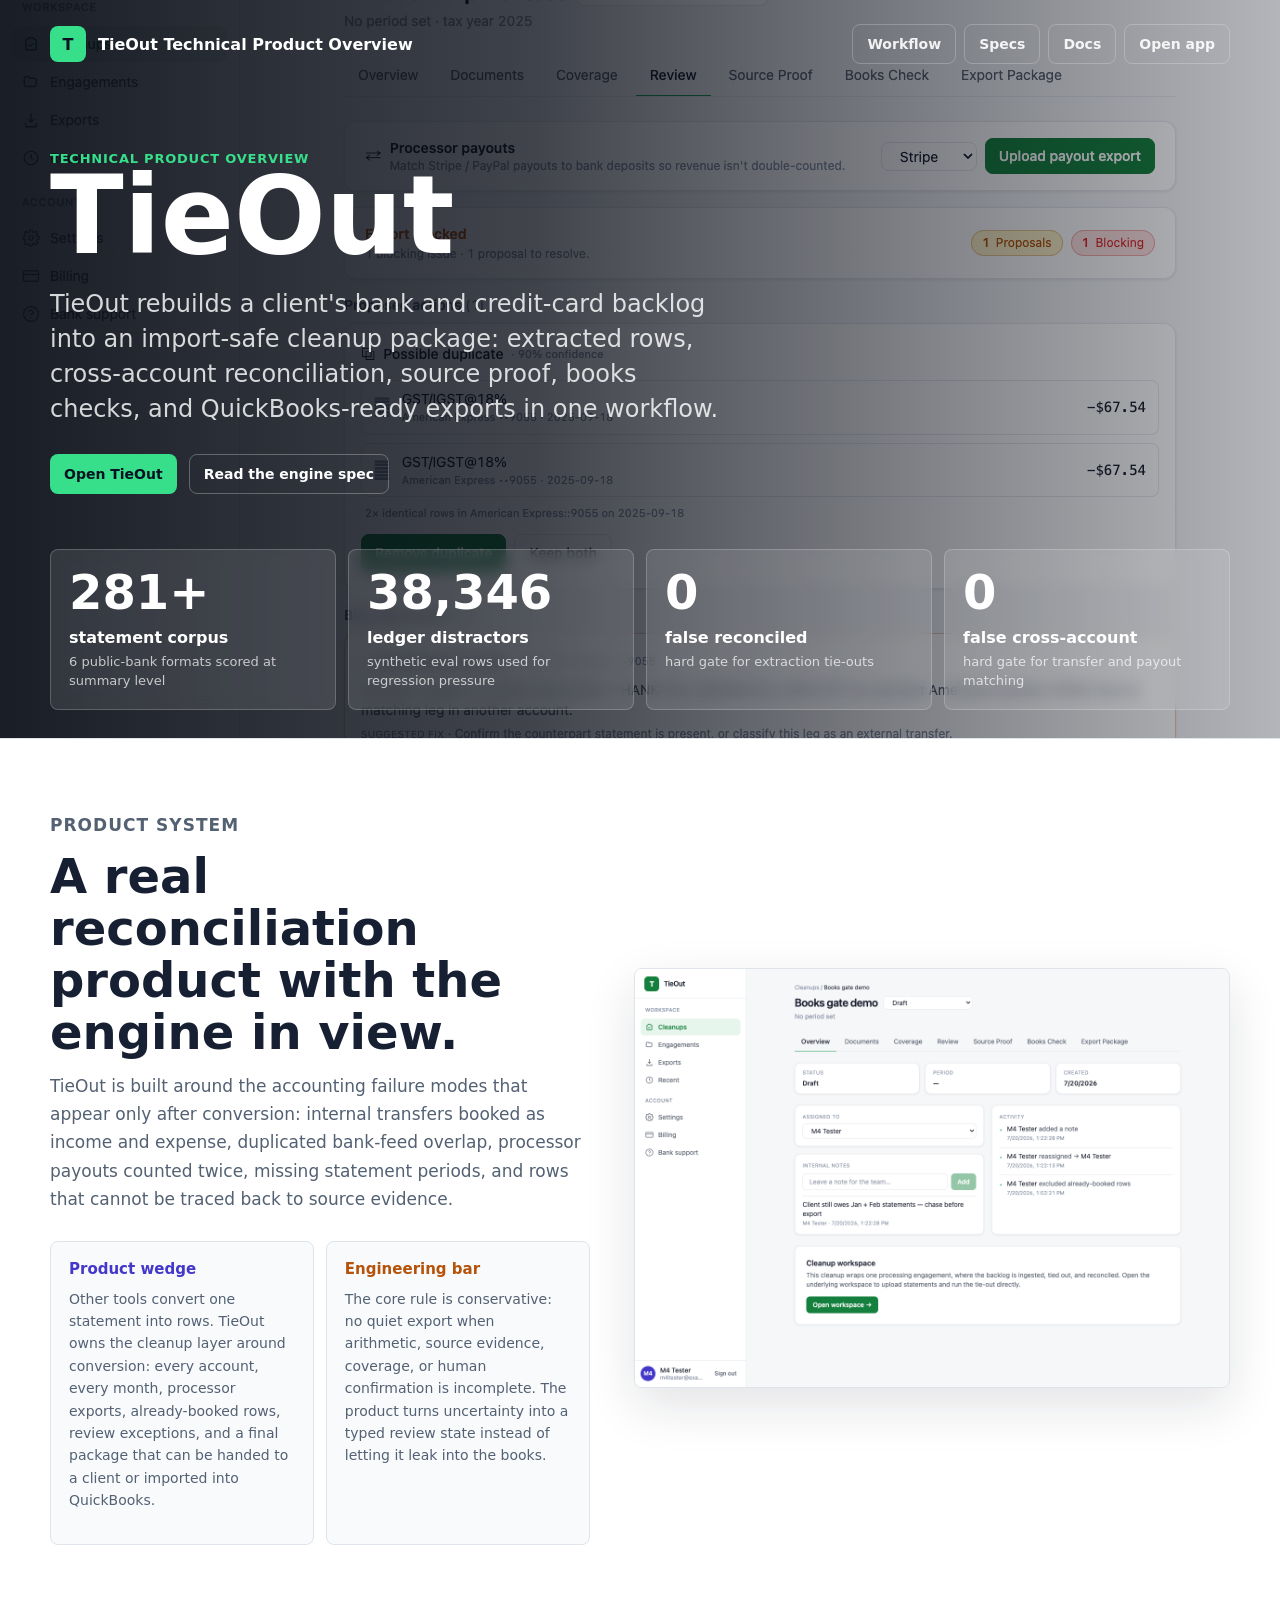
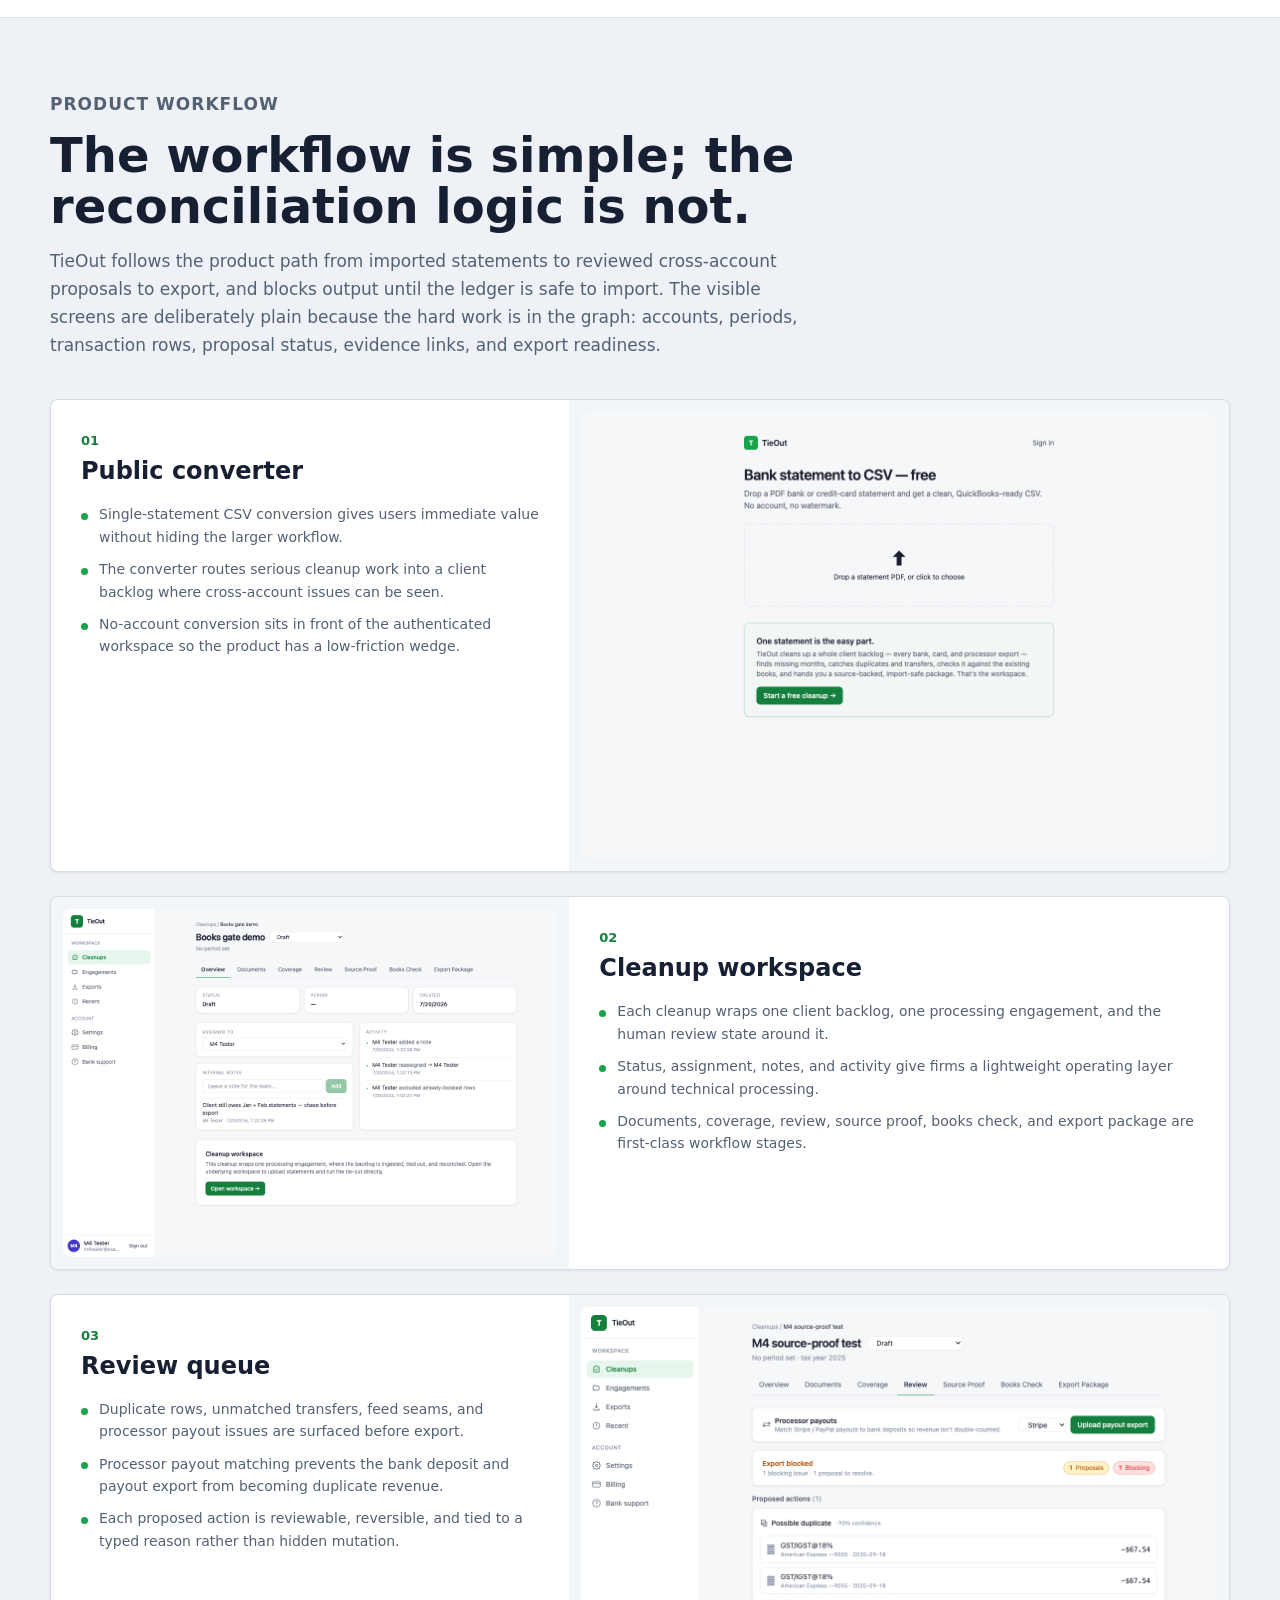
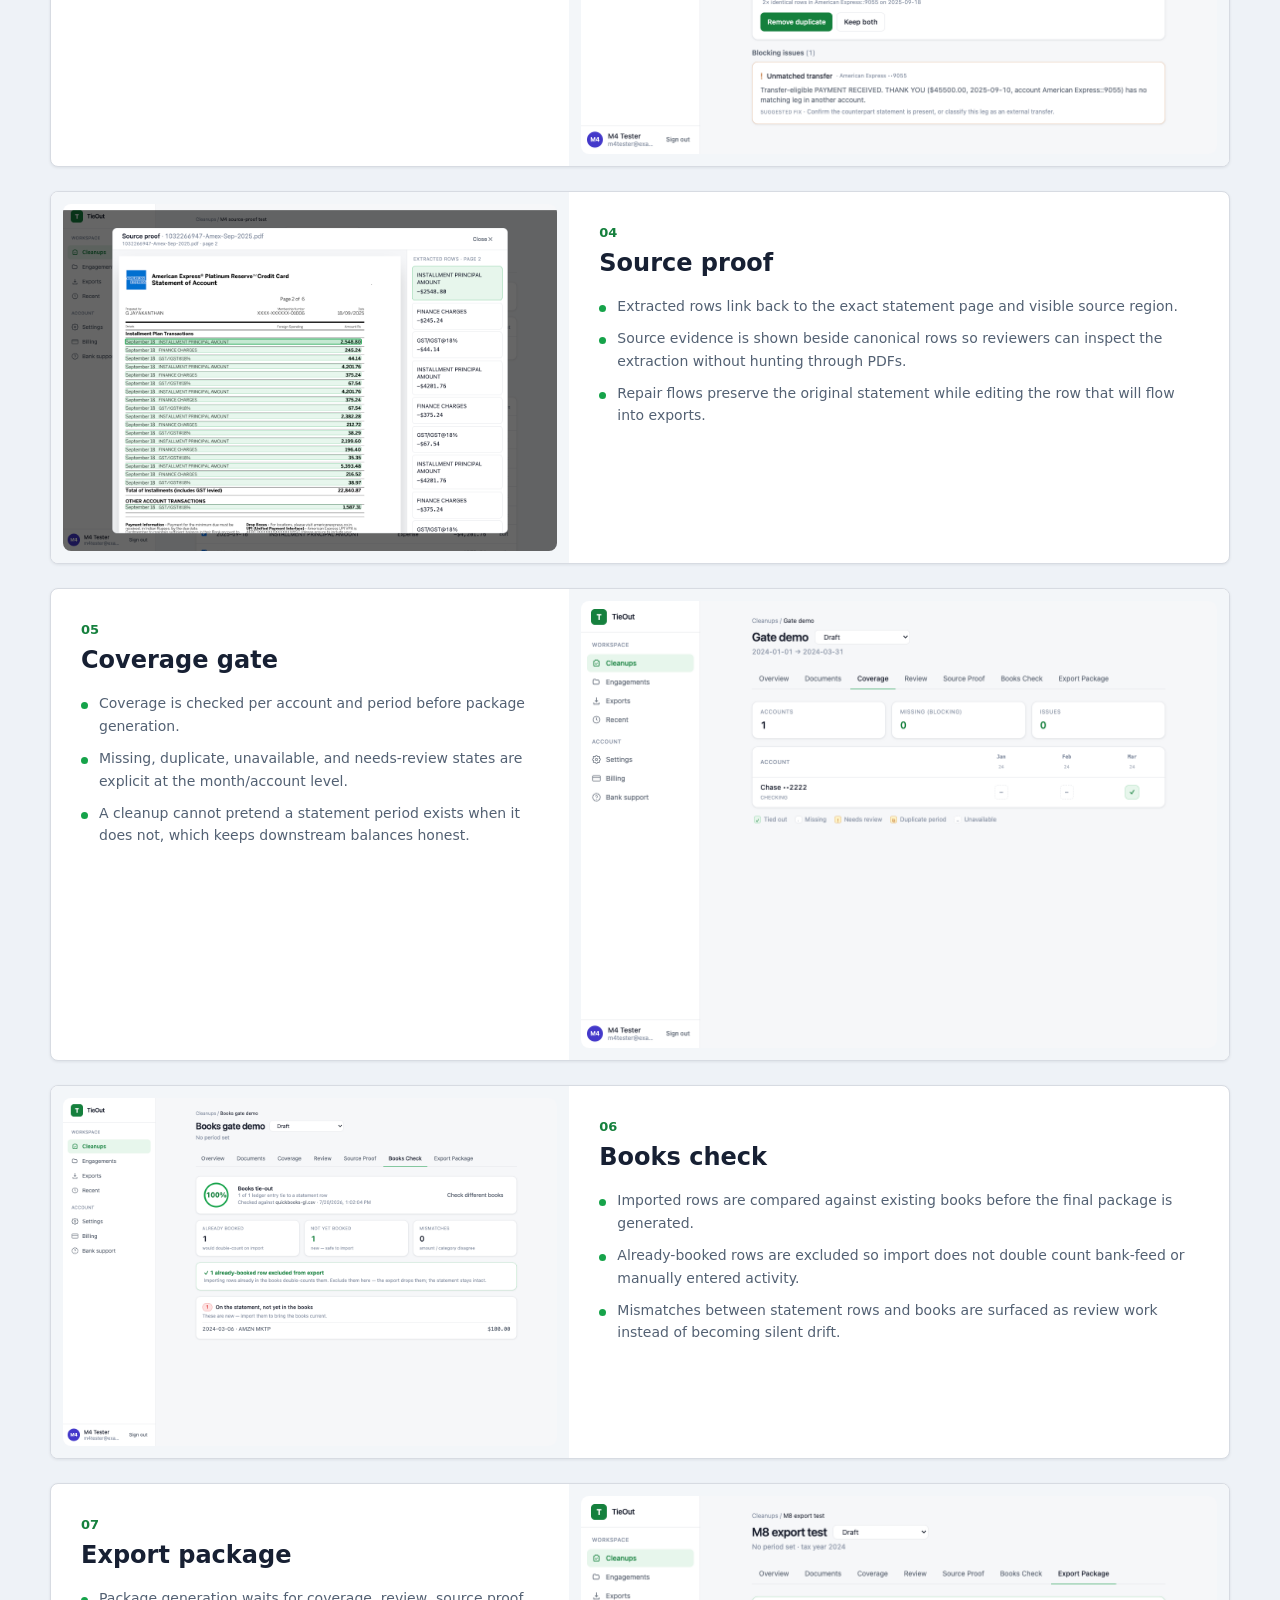
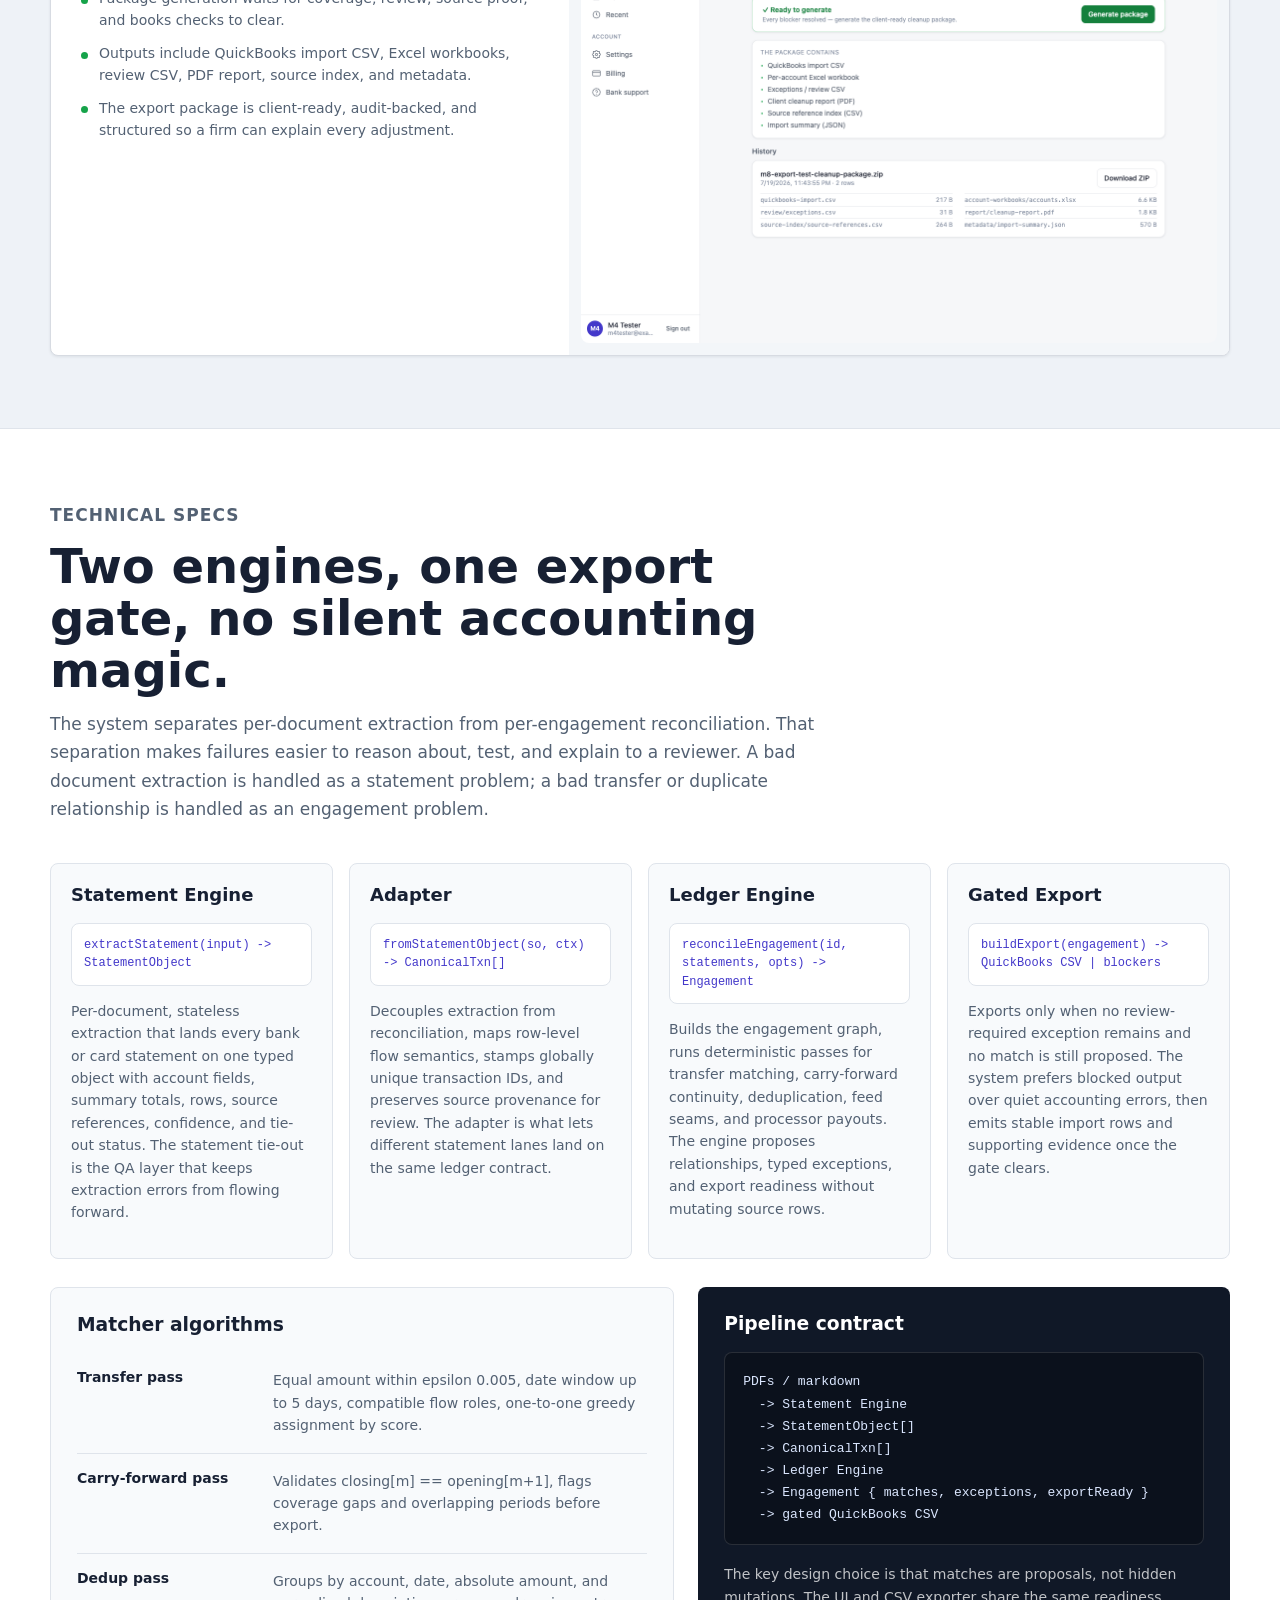
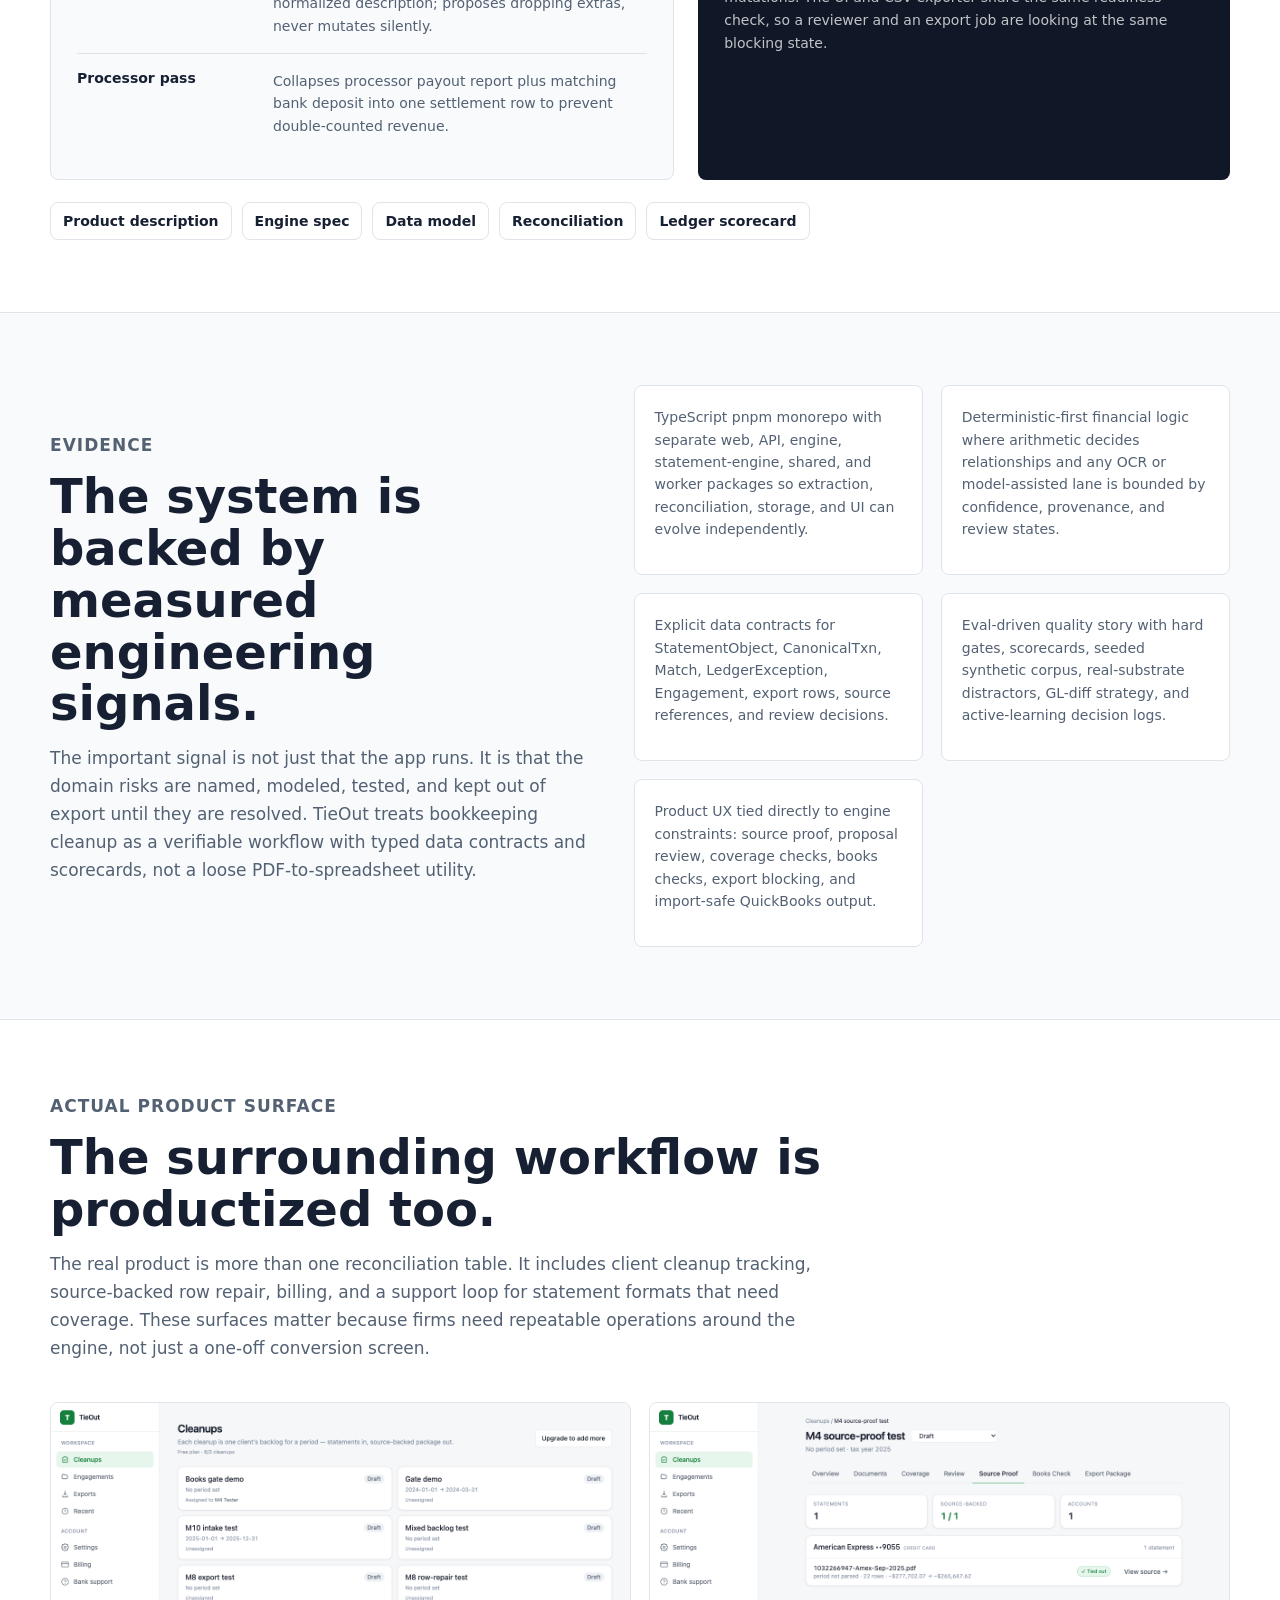
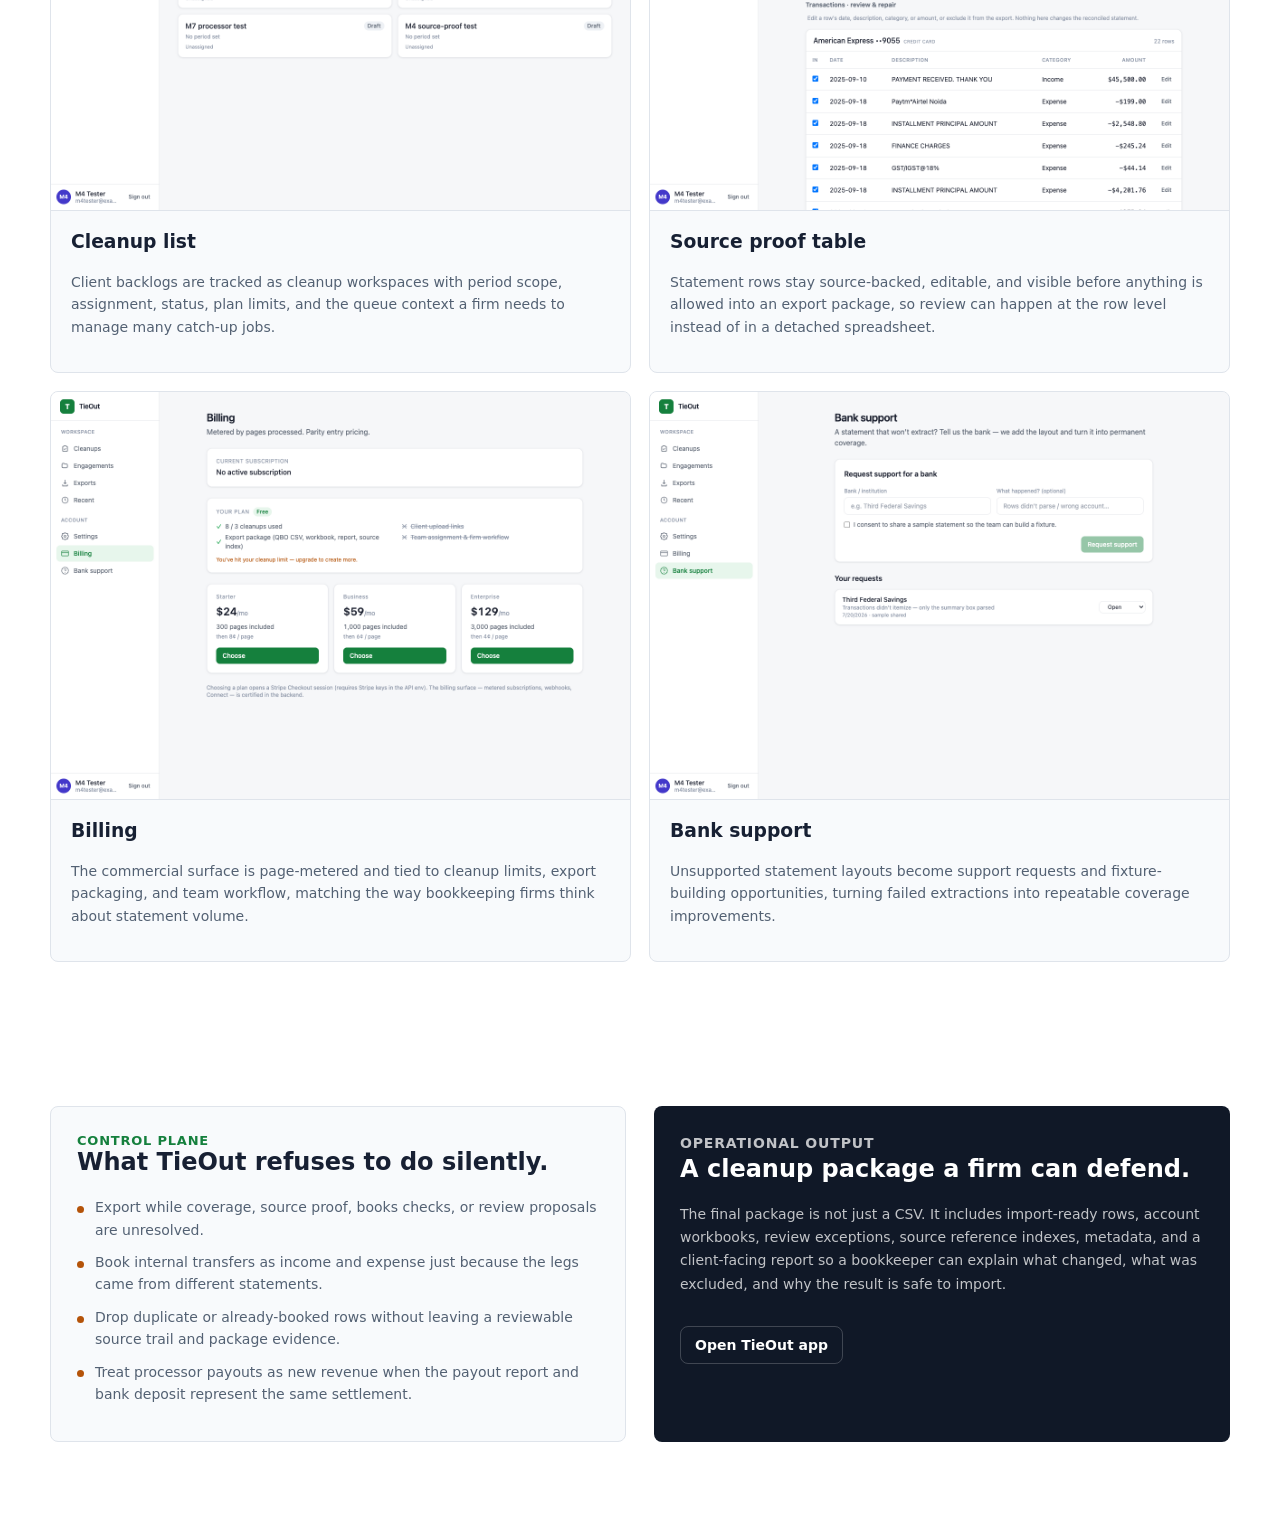
<file: index.html>
<!doctype html>
<html lang="en">
  <head>
    <meta charset="utf-8" />
    <meta name="viewport" content="width=device-width, initial-scale=1" />
    <meta
      name="description"
      content="TieOut turns messy bank and credit-card statement backlogs into source-backed, QuickBooks-ready cleanup packages."
    />
    <title>TieOut Technical Product Overview</title>
    <link rel="stylesheet" href="styles.css" />
  </head>
  <body>
    <header class="hero">
      <div class="wrap hero-inner">
        <nav class="nav" aria-label="Primary">
          <a class="brand" href="./" aria-label="TieOut home">
            <span class="brand-mark">T</span>
            <span>TieOut Technical Product Overview</span>
          </a>
          <div class="nav-links">
            <a href="#workflow">Workflow</a>
            <a href="#specs">Specs</a>
            <a href="#docs">Docs</a>
            <a href="https://tieoutapp.com">Open app</a>
          </div>
        </nav>

        <div class="hero-copy">
          <p class="eyebrow">Technical product overview</p>
          <h1>TieOut</h1>
          <p class="hero-lede">
            TieOut rebuilds a client's bank and credit-card backlog into an import-safe cleanup package: extracted rows,
            cross-account reconciliation, source proof, books checks, and QuickBooks-ready exports in one workflow.
          </p>
          <div class="actions">
            <a class="button primary" href="https://tieoutapp.com">Open TieOut</a>
            <a class="button secondary" href="#specs">Read the engine spec</a>
          </div>
        </div>

        <div class="metric-grid" aria-label="TieOut engineering metrics">
          <div class="metric">
            <strong>281+</strong>
            <span>statement corpus</span>
            <p>6 public-bank formats scored at summary level</p>
          </div>
          <div class="metric">
            <strong>38,346</strong>
            <span>ledger distractors</span>
            <p>synthetic eval rows used for regression pressure</p>
          </div>
          <div class="metric">
            <strong>0</strong>
            <span>false reconciled</span>
            <p>hard gate for extraction tie-outs</p>
          </div>
          <div class="metric">
            <strong>0</strong>
            <span>false cross-account</span>
            <p>hard gate for transfer and payout matching</p>
          </div>
        </div>
      </div>
    </header>

    <main>
      <section class="section">
        <div class="wrap split">
          <div>
            <div class="section-head">
              <p class="eyebrow">Product system</p>
              <h2>A real reconciliation product with the engine in view.</h2>
              <p>
                TieOut is built around the accounting failure modes that appear only after conversion: internal
                transfers booked as income and expense, duplicated bank-feed overlap, processor payouts counted twice,
                missing statement periods, and rows that cannot be traced back to source evidence.
              </p>
            </div>
            <div class="feature-cards">
              <article class="feature-card">
                <h3>Product wedge</h3>
                <p>
                  Other tools convert one statement into rows. TieOut owns the cleanup layer around conversion: every
                  account, every month, processor exports, already-booked rows, review exceptions, and a final package
                  that can be handed to a client or imported into QuickBooks.
                </p>
              </article>
              <article class="feature-card warn">
                <h3>Engineering bar</h3>
                <p>
                  The core rule is conservative: no quiet export when arithmetic, source evidence, coverage, or human
                  confirmation is incomplete. The product turns uncertainty into a typed review state instead of letting
                  it leak into the books.
                </p>
              </article>
            </div>
          </div>
          <img
            class="shadow-img"
            src="assets/screenshots/04-overview-workflow.png"
            alt="TieOut cleanup workspace overview showing real product navigation, status, notes, and activity."
          />
        </div>
      </section>

      <section id="workflow" class="section alt">
        <div class="wrap">
          <div class="section-head">
            <p class="eyebrow">Product workflow</p>
            <h2>The workflow is simple; the reconciliation logic is not.</h2>
            <p>
              TieOut follows the product path from imported statements to reviewed cross-account proposals to export,
              and blocks output until the ledger is safe to import. The visible screens are deliberately plain because
              the hard work is in the graph: accounts, periods, transaction rows, proposal status, evidence links, and
              export readiness.
            </p>
          </div>

          <div class="workflow">
            <article class="workflow-card">
              <div class="workflow-copy">
                <span class="step">01</span>
                <h3>Public converter</h3>
                <ul>
                  <li>Single-statement CSV conversion gives users immediate value without hiding the larger workflow.</li>
                  <li>The converter routes serious cleanup work into a client backlog where cross-account issues can be seen.</li>
                  <li>No-account conversion sits in front of the authenticated workspace so the product has a low-friction wedge.</li>
                </ul>
              </div>
              <div class="workflow-shot">
                <img src="assets/screenshots/02-public-converter.png" alt="TieOut public converter screen." />
              </div>
            </article>

            <article class="workflow-card">
              <div class="workflow-copy">
                <span class="step">02</span>
                <h3>Cleanup workspace</h3>
                <ul>
                  <li>Each cleanup wraps one client backlog, one processing engagement, and the human review state around it.</li>
                  <li>Status, assignment, notes, and activity give firms a lightweight operating layer around technical processing.</li>
                  <li>Documents, coverage, review, source proof, books check, and export package are first-class workflow stages.</li>
                </ul>
              </div>
              <div class="workflow-shot">
                <img src="assets/screenshots/04-overview-workflow.png" alt="TieOut cleanup workspace overview." />
              </div>
            </article>

            <article class="workflow-card">
              <div class="workflow-copy">
                <span class="step">03</span>
                <h3>Review queue</h3>
                <ul>
                  <li>Duplicate rows, unmatched transfers, feed seams, and processor payout issues are surfaced before export.</li>
                  <li>Processor payout matching prevents the bank deposit and payout export from becoming duplicate revenue.</li>
                  <li>Each proposed action is reviewable, reversible, and tied to a typed reason rather than hidden mutation.</li>
                </ul>
              </div>
              <div class="workflow-shot">
                <img src="assets/screenshots/05-review-queue.png" alt="TieOut review queue." />
              </div>
            </article>

            <article class="workflow-card">
              <div class="workflow-copy">
                <span class="step">04</span>
                <h3>Source proof</h3>
                <ul>
                  <li>Extracted rows link back to the exact statement page and visible source region.</li>
                  <li>Source evidence is shown beside canonical rows so reviewers can inspect the extraction without hunting through PDFs.</li>
                  <li>Repair flows preserve the original statement while editing the row that will flow into exports.</li>
                </ul>
              </div>
              <div class="workflow-shot">
                <img src="assets/screenshots/07-source-proof-modal.png" alt="TieOut source proof modal." />
              </div>
            </article>

            <article class="workflow-card">
              <div class="workflow-copy">
                <span class="step">05</span>
                <h3>Coverage gate</h3>
                <ul>
                  <li>Coverage is checked per account and period before package generation.</li>
                  <li>Missing, duplicate, unavailable, and needs-review states are explicit at the month/account level.</li>
                  <li>A cleanup cannot pretend a statement period exists when it does not, which keeps downstream balances honest.</li>
                </ul>
              </div>
              <div class="workflow-shot">
                <img src="assets/screenshots/08-coverage-gate.png" alt="TieOut coverage gate." />
              </div>
            </article>

            <article class="workflow-card">
              <div class="workflow-copy">
                <span class="step">06</span>
                <h3>Books check</h3>
                <ul>
                  <li>Imported rows are compared against existing books before the final package is generated.</li>
                  <li>Already-booked rows are excluded so import does not double count bank-feed or manually entered activity.</li>
                  <li>Mismatches between statement rows and books are surfaced as review work instead of becoming silent drift.</li>
                </ul>
              </div>
              <div class="workflow-shot">
                <img src="assets/screenshots/09-books-check.png" alt="TieOut books check." />
              </div>
            </article>

            <article class="workflow-card">
              <div class="workflow-copy">
                <span class="step">07</span>
                <h3>Export package</h3>
                <ul>
                  <li>Package generation waits for coverage, review, source proof, and books checks to clear.</li>
                  <li>Outputs include QuickBooks import CSV, Excel workbooks, review CSV, PDF report, source index, and metadata.</li>
                  <li>The export package is client-ready, audit-backed, and structured so a firm can explain every adjustment.</li>
                </ul>
              </div>
              <div class="workflow-shot">
                <img src="assets/screenshots/10-export-package.png" alt="TieOut export package screen." />
              </div>
            </article>
          </div>
      </section>

      <section id="specs" class="section">
        <div class="wrap">
          <div class="section-head">
            <p class="eyebrow">Technical specs</p>
            <h2>Two engines, one export gate, no silent accounting magic.</h2>
            <p>
              The system separates per-document extraction from per-engagement reconciliation. That separation makes
              failures easier to reason about, test, and explain to a reviewer. A bad document extraction is handled as
              a statement problem; a bad transfer or duplicate relationship is handled as an engagement problem.
            </p>
          </div>

          <div class="spec-grid">
            <article class="spec-card">
              <h3>Statement Engine</h3>
              <code class="contract">extractStatement(input) -&gt; StatementObject</code>
              <p>
                Per-document, stateless extraction that lands every bank or card statement on one typed object with
                account fields, summary totals, rows, source references, confidence, and tie-out status. The statement
                tie-out is the QA layer that keeps extraction errors from flowing forward.
              </p>
            </article>
            <article class="spec-card">
              <h3>Adapter</h3>
              <code class="contract">fromStatementObject(so, ctx) -&gt; CanonicalTxn[]</code>
              <p>
                Decouples extraction from reconciliation, maps row-level flow semantics, stamps globally unique
                transaction IDs, and preserves source provenance for review. The adapter is what lets different
                statement lanes land on the same ledger contract.
              </p>
            </article>
            <article class="spec-card">
              <h3>Ledger Engine</h3>
              <code class="contract">reconcileEngagement(id, statements, opts) -&gt; Engagement</code>
              <p>
                Builds the engagement graph, runs deterministic passes for transfer matching, carry-forward continuity,
                deduplication, feed seams, and processor payouts. The engine proposes relationships, typed exceptions,
                and export readiness without mutating source rows.
              </p>
            </article>
            <article class="spec-card">
              <h3>Gated Export</h3>
              <code class="contract">buildExport(engagement) -&gt; QuickBooks CSV | blockers</code>
              <p>
                Exports only when no review-required exception remains and no match is still proposed. The system
                prefers blocked output over quiet accounting errors, then emits stable import rows and supporting
                evidence once the gate clears.
              </p>
            </article>
          </div>

          <div class="technical-row">
            <section class="matchers">
              <h3>Matcher algorithms</h3>
              <div class="matcher-row">
                <strong>Transfer pass</strong>
                <p>Equal amount within epsilon 0.005, date window up to 5 days, compatible flow roles, one-to-one greedy assignment by score.</p>
              </div>
              <div class="matcher-row">
                <strong>Carry-forward pass</strong>
                <p>Validates closing[m] == opening[m+1], flags coverage gaps and overlapping periods before export.</p>
              </div>
              <div class="matcher-row">
                <strong>Dedup pass</strong>
                <p>Groups by account, date, absolute amount, and normalized description; proposes dropping extras, never mutates silently.</p>
              </div>
              <div class="matcher-row">
                <strong>Processor pass</strong>
                <p>Collapses processor payout report plus matching bank deposit into one settlement row to prevent double-counted revenue.</p>
              </div>
            </section>

            <section class="pipeline">
              <h3>Pipeline contract</h3>
              <pre>PDFs / markdown
  -&gt; Statement Engine
  -&gt; StatementObject[]
  -&gt; CanonicalTxn[]
  -&gt; Ledger Engine
  -&gt; Engagement { matches, exceptions, exportReady }
  -&gt; gated QuickBooks CSV</pre>
              <p>
                The key design choice is that matches are proposals, not hidden mutations. The UI and CSV exporter share
                the same readiness check, so a reviewer and an export job are looking at the same blocking state.
              </p>
            </section>
          </div>

          <div id="docs" class="docs-links" aria-label="Technical documents">
            <a href="docs/PRODUCT.md">Product description</a>
            <a href="docs/ENGINE_SPEC.md">Engine spec</a>
            <a href="docs/DATA_MODEL.md">Data model</a>
            <a href="docs/RECONCILIATION.md">Reconciliation</a>
            <a href="results/LEDGER_SCORECARD.md">Ledger scorecard</a>
          </div>
        </div>
      </section>

      <section class="section soft">
        <div class="wrap split">
          <div class="section-head">
            <p class="eyebrow">Evidence</p>
            <h2>The system is backed by measured engineering signals.</h2>
            <p>
              The important signal is not just that the app runs. It is that the domain risks are named, modeled,
              tested, and kept out of export until they are resolved. TieOut treats bookkeeping cleanup as a verifiable
              workflow with typed data contracts and scorecards, not a loose PDF-to-spreadsheet utility.
            </p>
          </div>
          <div class="signal-grid">
            <article class="signal-card"><p>TypeScript pnpm monorepo with separate web, API, engine, statement-engine, shared, and worker packages so extraction, reconciliation, storage, and UI can evolve independently.</p></article>
            <article class="signal-card"><p>Deterministic-first financial logic where arithmetic decides relationships and any OCR or model-assisted lane is bounded by confidence, provenance, and review states.</p></article>
            <article class="signal-card"><p>Explicit data contracts for StatementObject, CanonicalTxn, Match, LedgerException, Engagement, export rows, source references, and review decisions.</p></article>
            <article class="signal-card"><p>Eval-driven quality story with hard gates, scorecards, seeded synthetic corpus, real-substrate distractors, GL-diff strategy, and active-learning decision logs.</p></article>
            <article class="signal-card"><p>Product UX tied directly to engine constraints: source proof, proposal review, coverage checks, books checks, export blocking, and import-safe QuickBooks output.</p></article>
          </div>
        </div>
      </section>

      <section class="section">
        <div class="wrap">
          <div class="section-head">
            <p class="eyebrow">Actual product surface</p>
            <h2>The surrounding workflow is productized too.</h2>
            <p>
              The real product is more than one reconciliation table. It includes client cleanup tracking, source-backed
              row repair, billing, and a support loop for statement formats that need coverage. These surfaces matter
              because firms need repeatable operations around the engine, not just a one-off conversion screen.
            </p>
          </div>
          <div class="surface-grid">
            <article class="surface-card">
              <img src="assets/screenshots/03-cleanups-list.png" alt="TieOut cleanups list." />
              <div><h3>Cleanup list</h3><p>Client backlogs are tracked as cleanup workspaces with period scope, assignment, status, plan limits, and the queue context a firm needs to manage many catch-up jobs.</p></div>
            </article>
            <article class="surface-card">
              <img src="assets/screenshots/06-source-proof.png" alt="TieOut source proof table." />
              <div><h3>Source proof table</h3><p>Statement rows stay source-backed, editable, and visible before anything is allowed into an export package, so review can happen at the row level instead of in a detached spreadsheet.</p></div>
            </article>
            <article class="surface-card">
              <img src="assets/screenshots/11-billing.png" alt="TieOut billing screen." />
              <div><h3>Billing</h3><p>The commercial surface is page-metered and tied to cleanup limits, export packaging, and team workflow, matching the way bookkeeping firms think about statement volume.</p></div>
            </article>
            <article class="surface-card">
              <img src="assets/screenshots/12-bank-support.png" alt="TieOut bank support screen." />
              <div><h3>Bank support</h3><p>Unsupported statement layouts become support requests and fixture-building opportunities, turning failed extractions into repeatable coverage improvements.</p></div>
            </article>
          </div>
        </div>
      </section>

      <section class="section">
        <div class="wrap bottom-grid">
          <section class="boundary">
            <p class="eyebrow">Control plane</p>
            <h2>What TieOut refuses to do silently.</h2>
            <ul>
              <li>Export while coverage, source proof, books checks, or review proposals are unresolved.</li>
              <li>Book internal transfers as income and expense just because the legs came from different statements.</li>
              <li>Drop duplicate or already-booked rows without leaving a reviewable source trail and package evidence.</li>
              <li>Treat processor payouts as new revenue when the payout report and bank deposit represent the same settlement.</li>
            </ul>
          </section>

          <section class="github-card">
            <p class="eyebrow">Operational output</p>
            <h2>A cleanup package a firm can defend.</h2>
            <p>
              The final package is not just a CSV. It includes import-ready rows, account workbooks, review exceptions,
              source reference indexes, metadata, and a client-facing report so a bookkeeper can explain what changed,
              what was excluded, and why the result is safe to import.
            </p>
            <a class="dark-button" href="https://tieoutapp.com">Open TieOut app</a>
          </section>
        </div>
      </section>
    </main>
  </body>
</html>
</file>
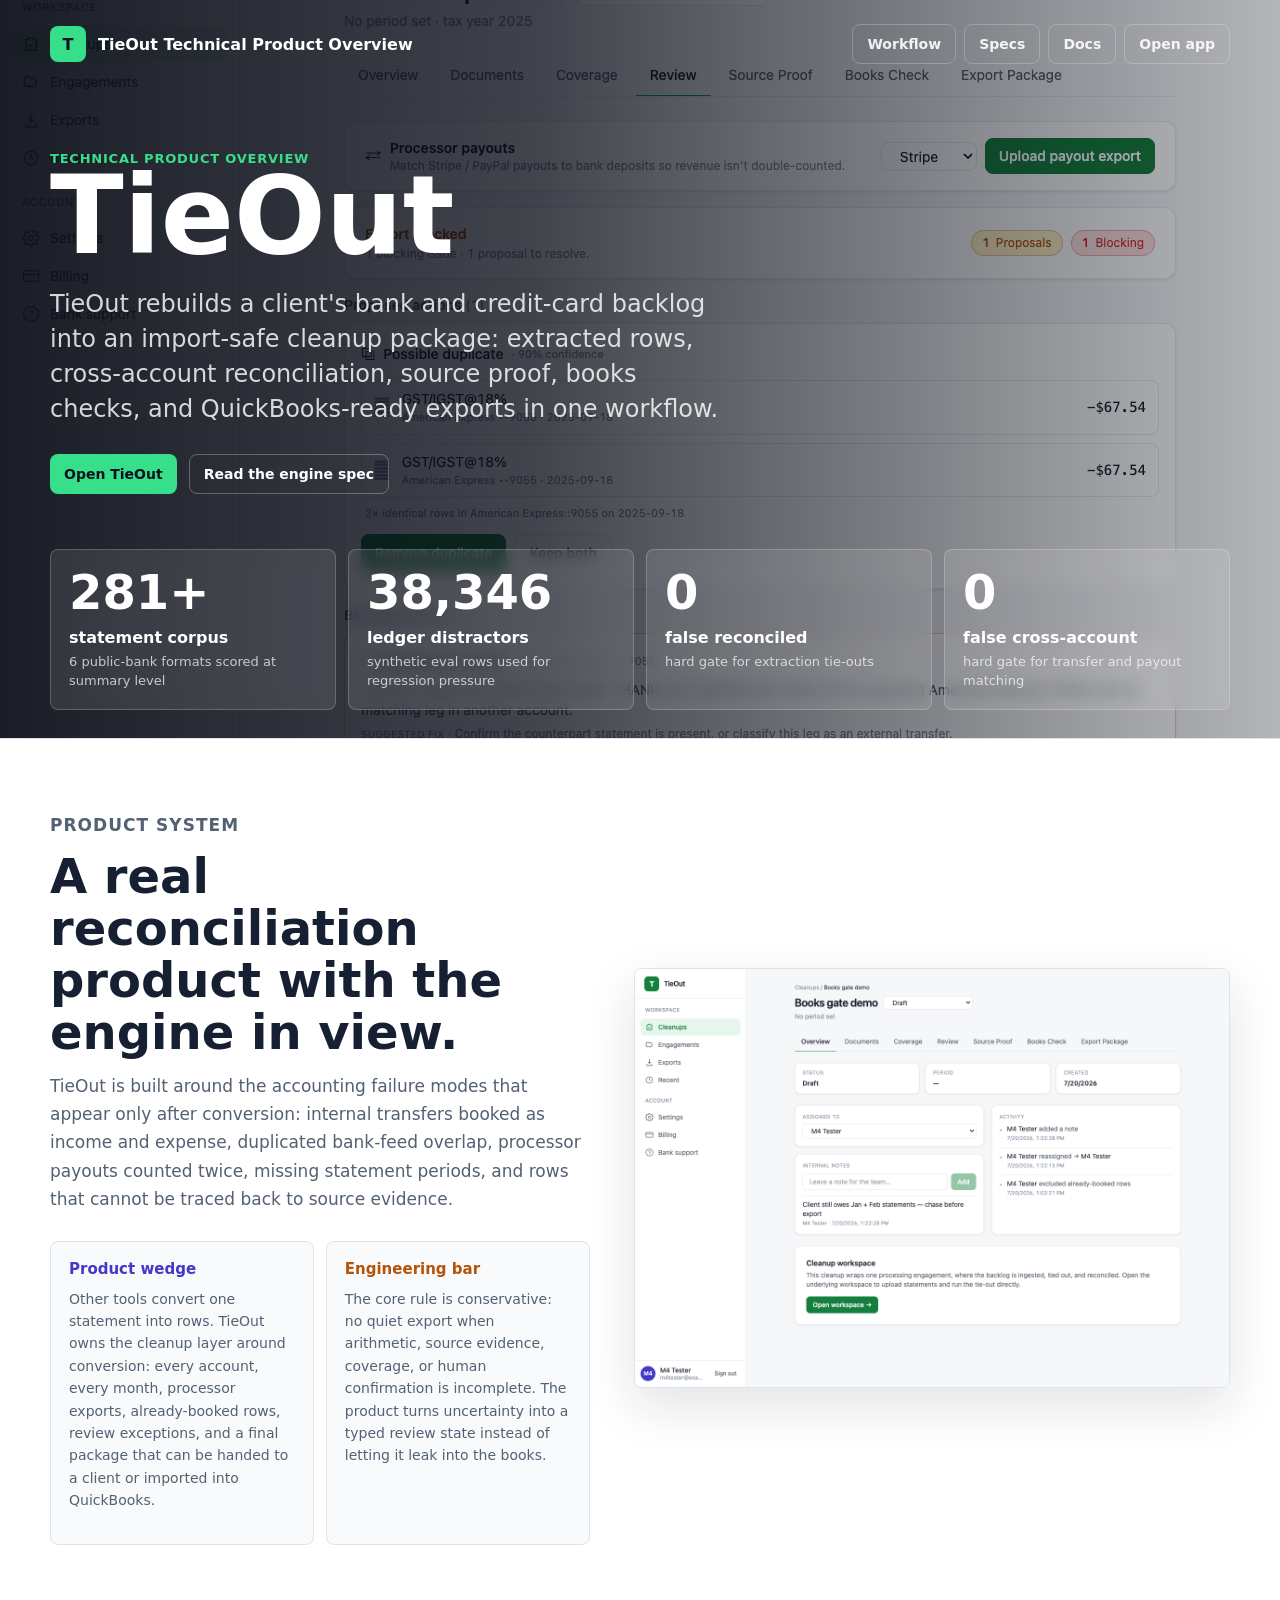
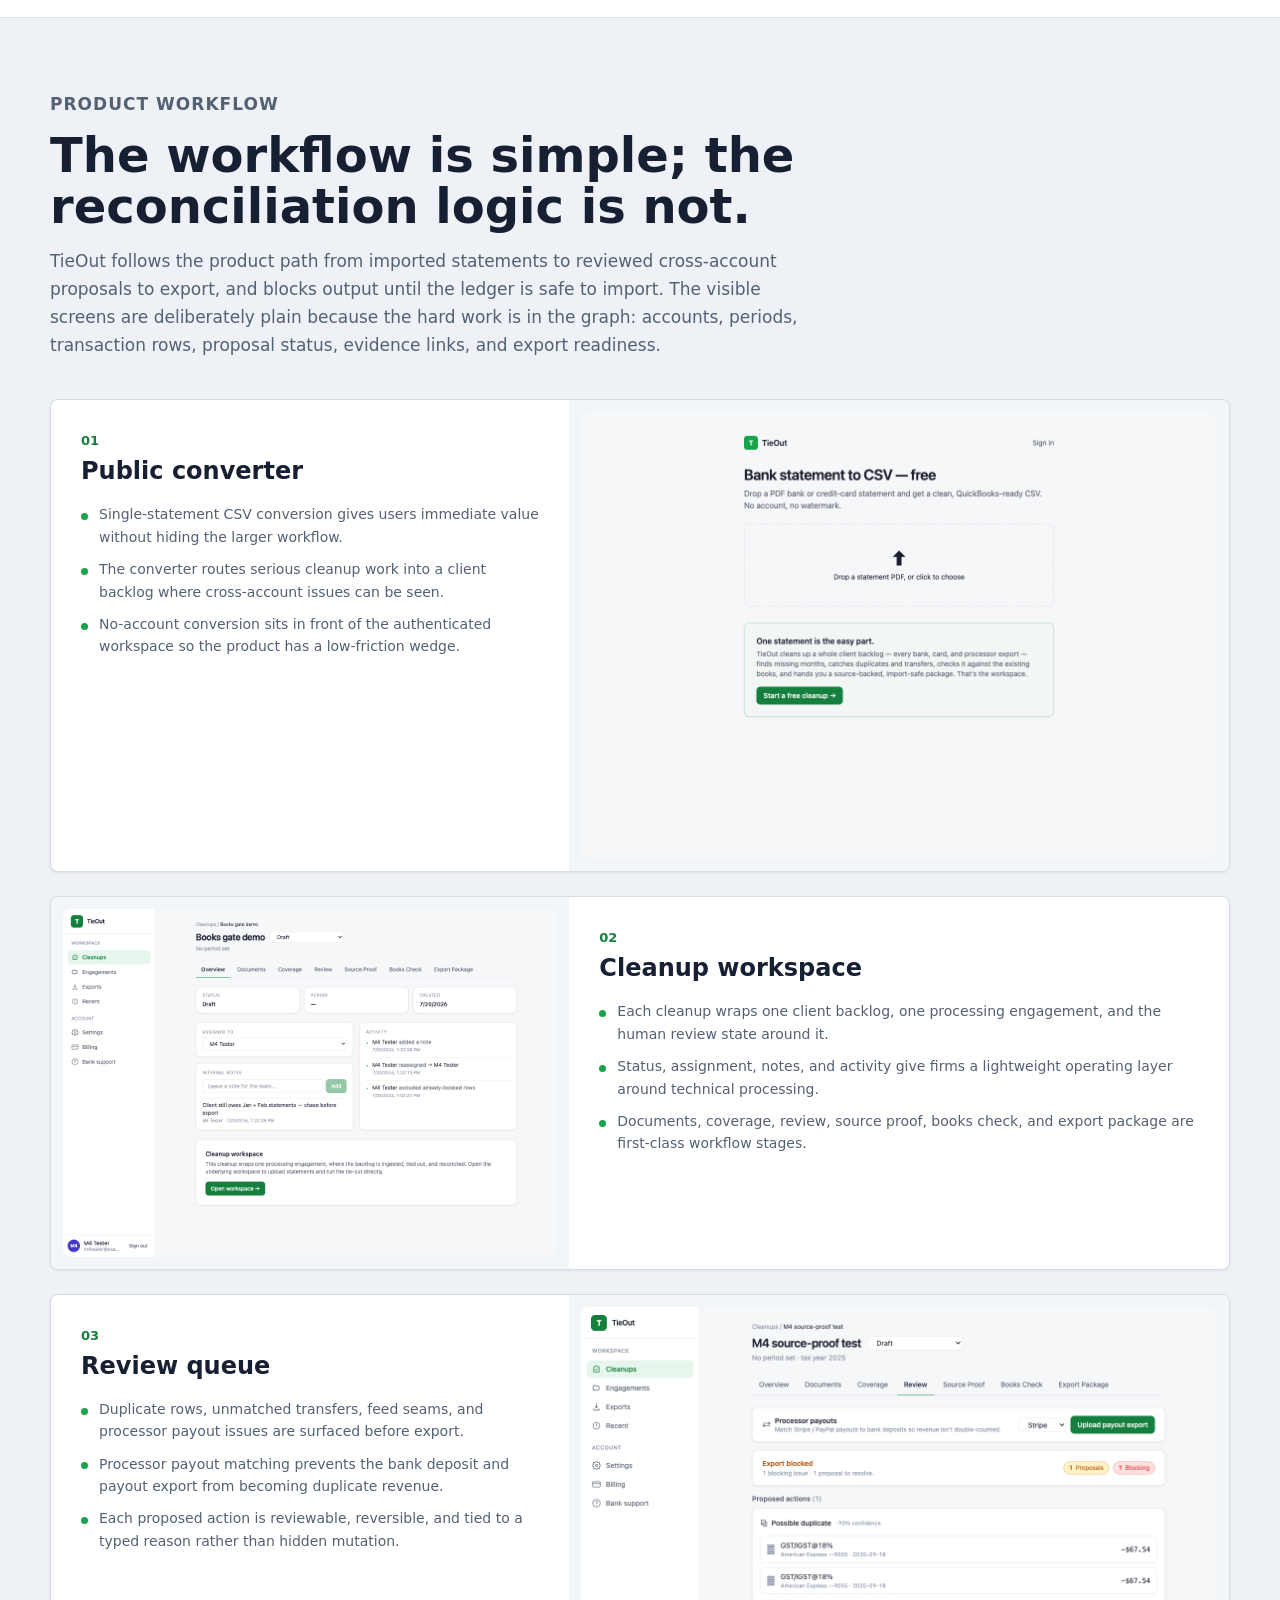
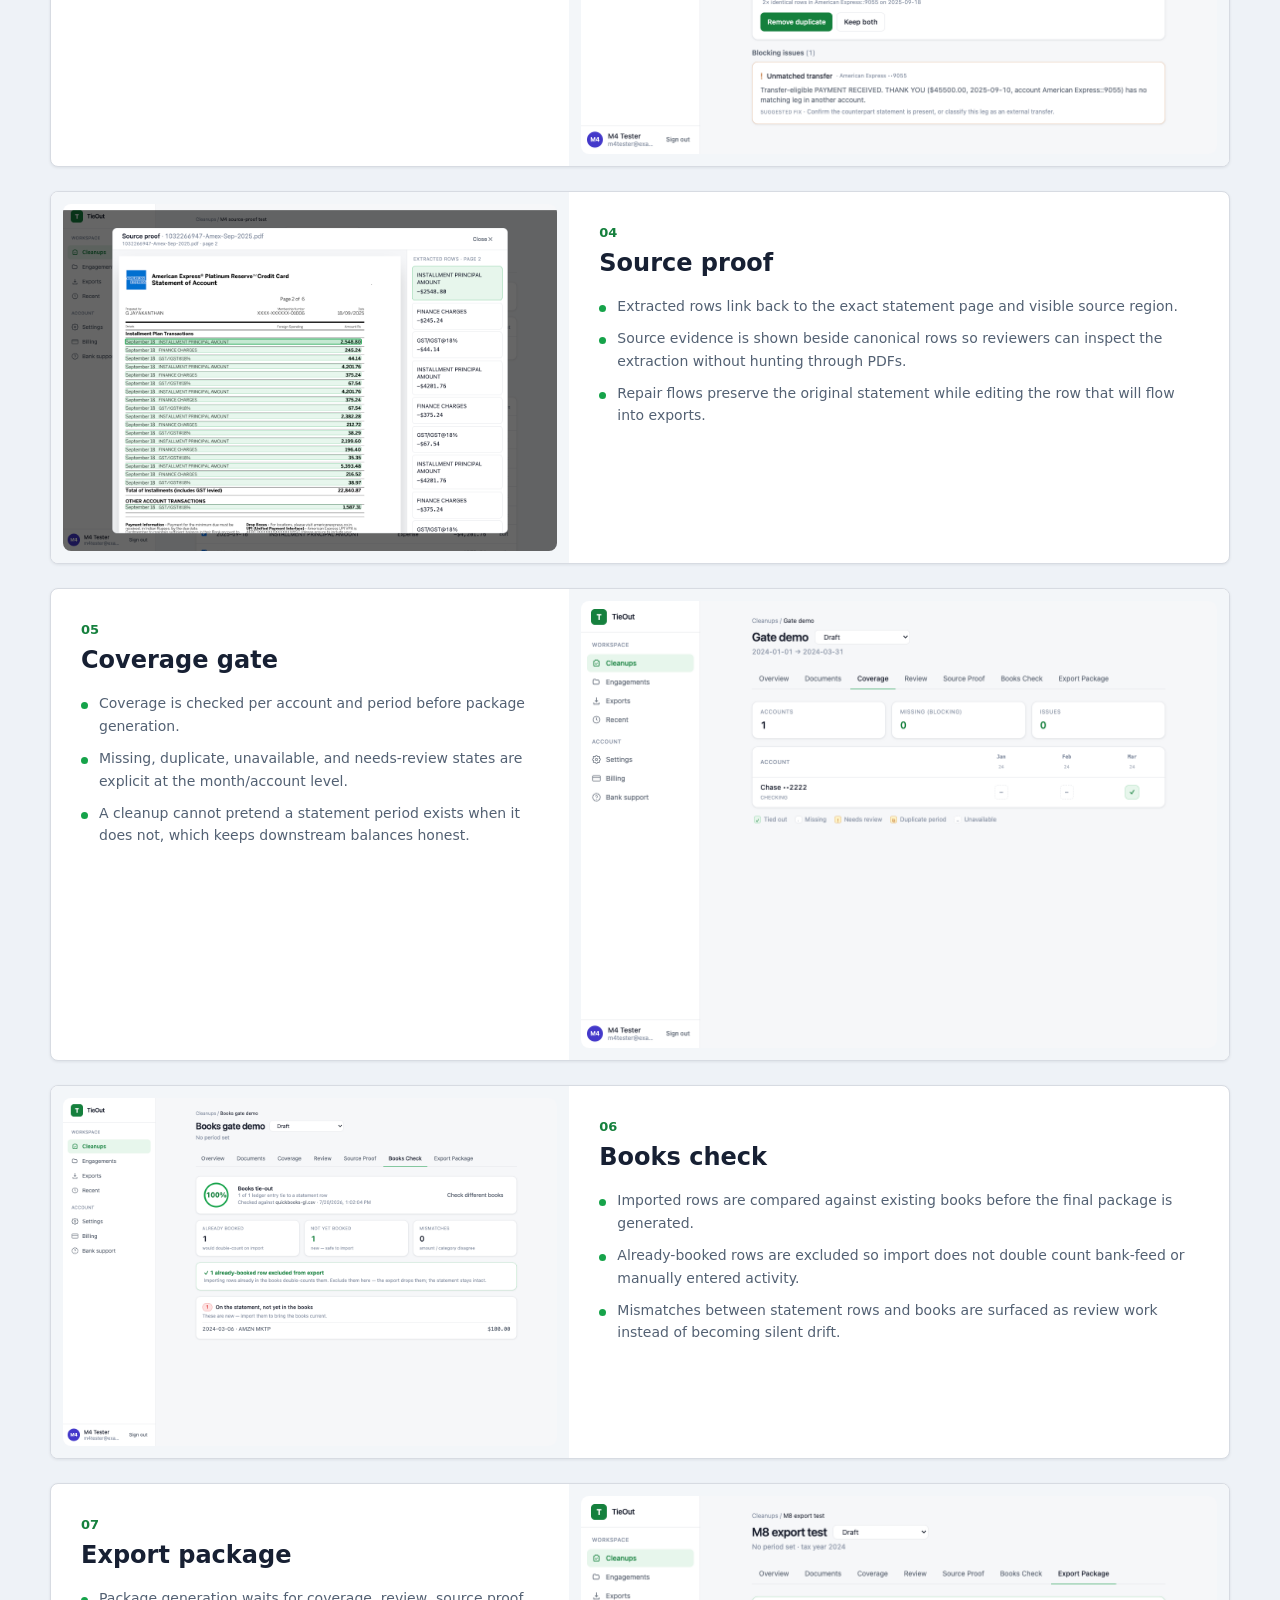
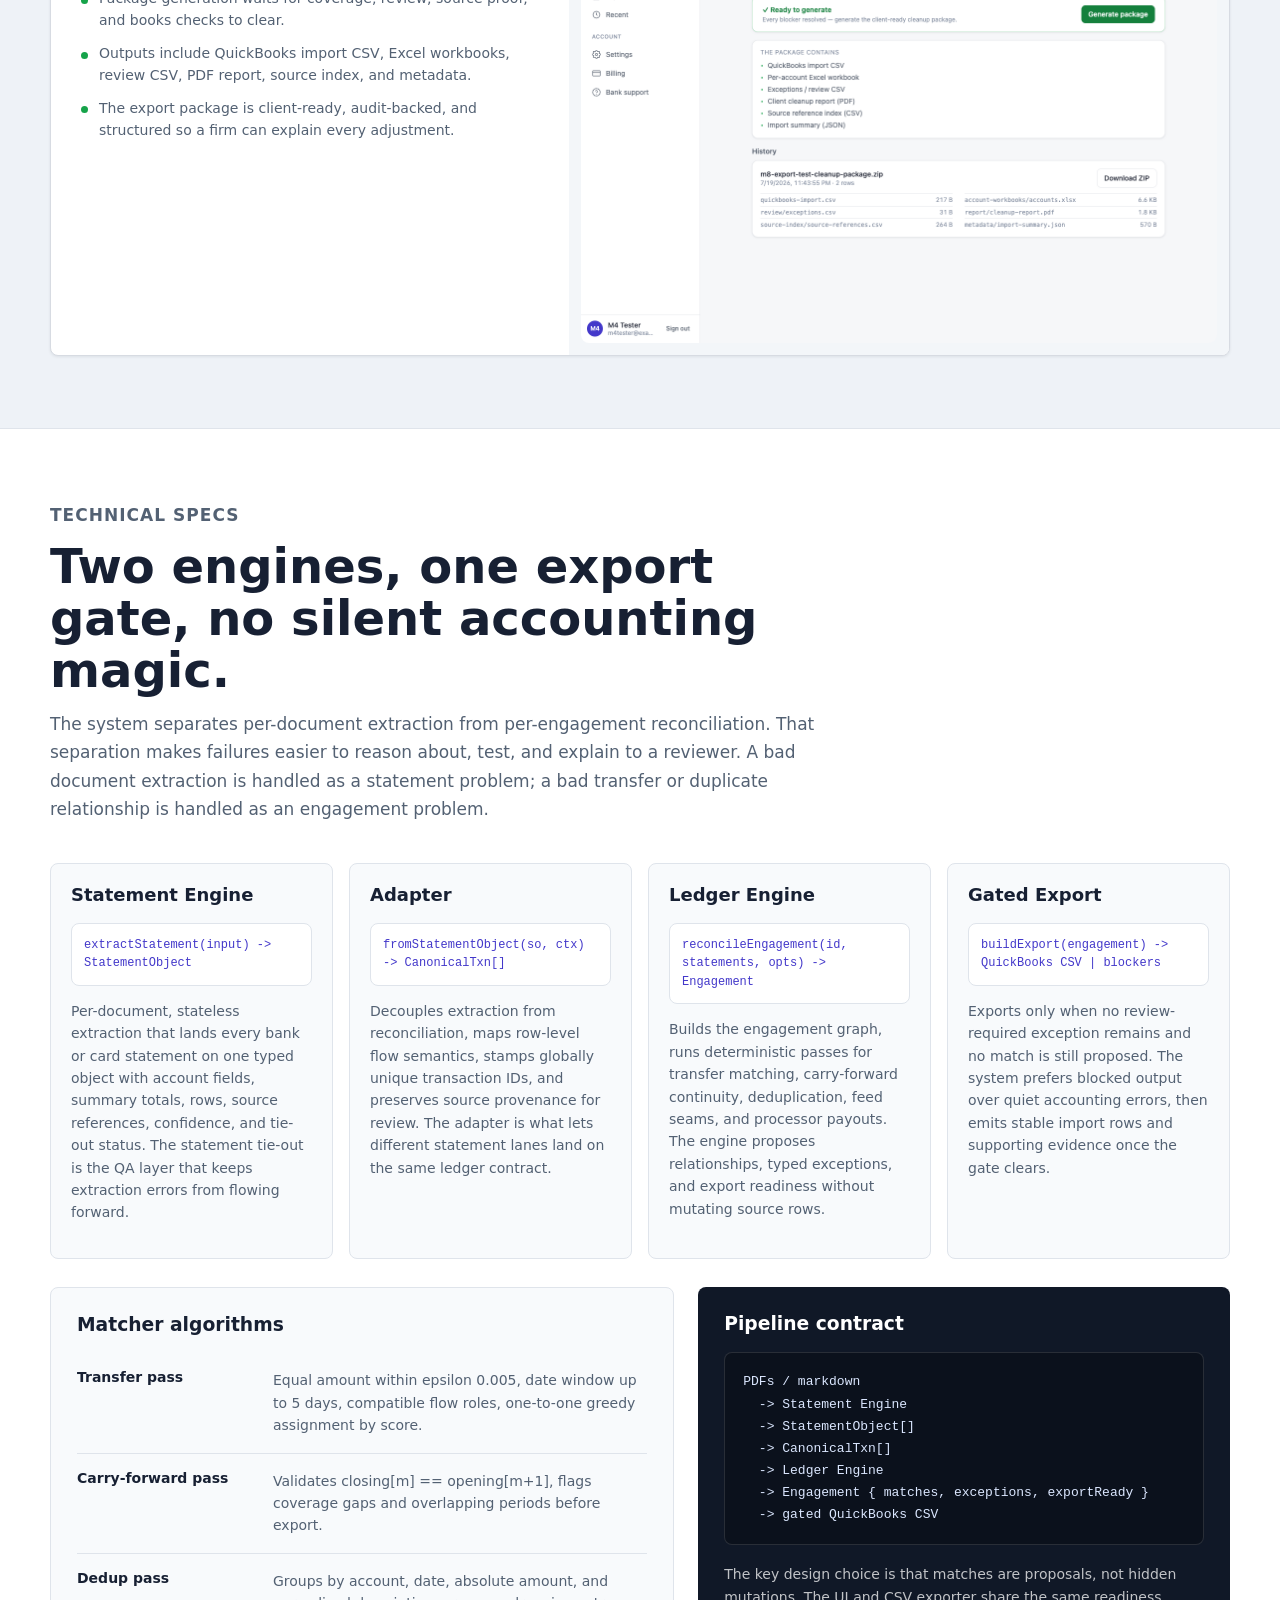
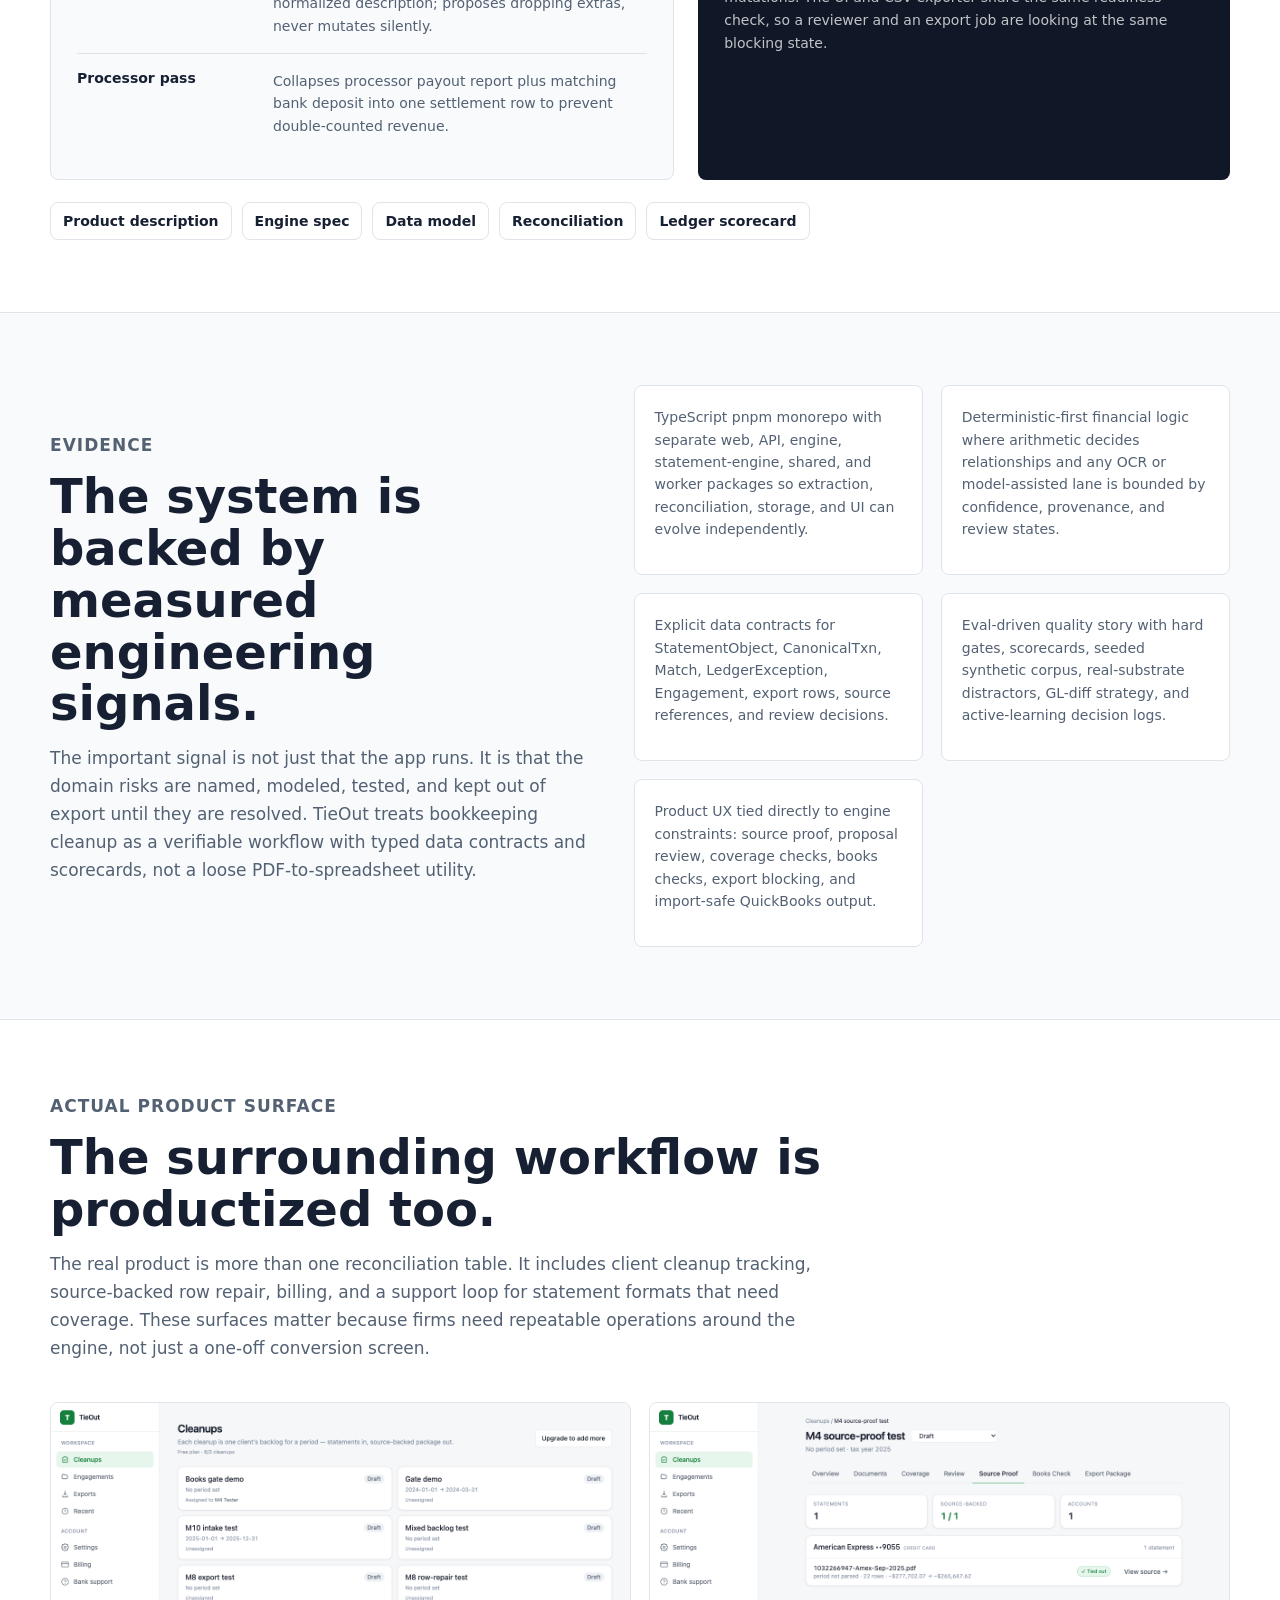
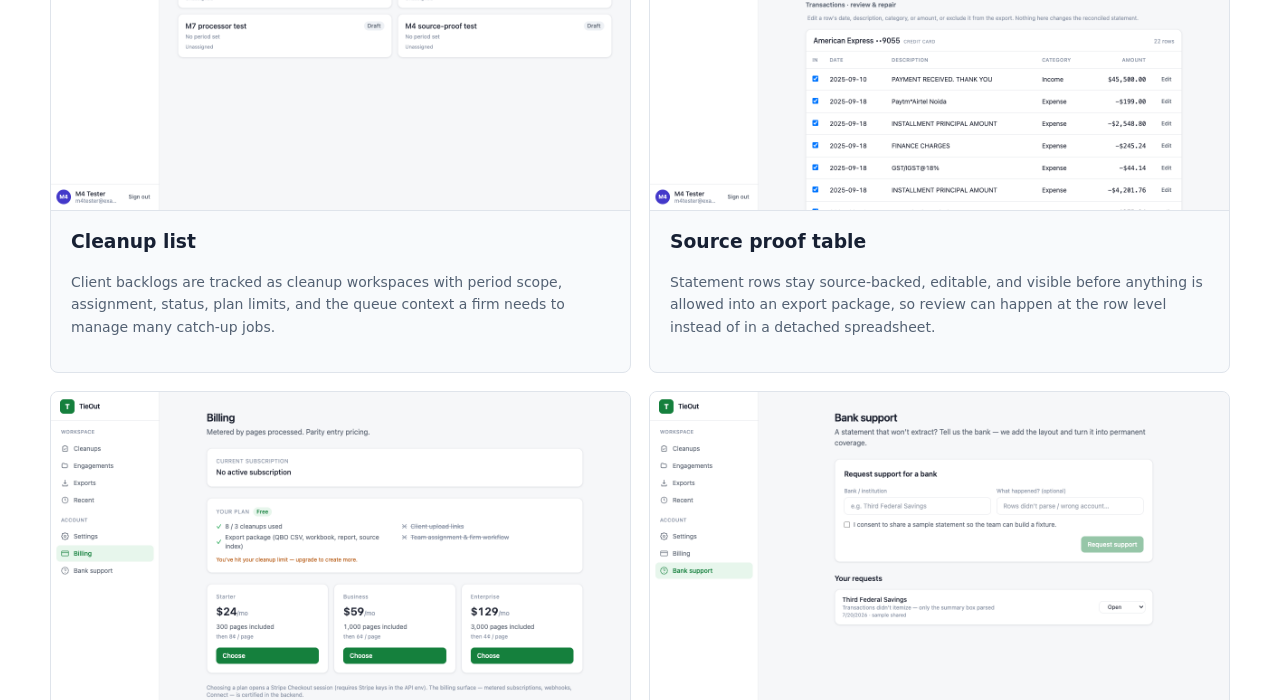
<file: demo/index.html>
<!doctype html>
<html lang="en">
  <head>
    <meta charset="utf-8" />
    <meta name="viewport" content="width=device-width, initial-scale=1" />
    <meta http-equiv="refresh" content="0; url=../" />
    <link rel="canonical" href="../" />
    <title>TieOut</title>
  </head>
  <body>
    <p><a href="../">Open the TieOut product overview</a></p>
  </body>
</html>
</file>
<file: styles.css>
:root {
  color-scheme: light;
  --page: #f6f7f9;
  --surface: #ffffff;
  --surface-soft: #f8fafc;
  --ink: #172033;
  --muted: #536173;
  --dim: #7a879a;
  --line: #dfe4eb;
  --green: #15803d;
  --green-bright: #37df8b;
  --indigo: #4338ca;
  --warn: #b45309;
  --night: #101827;
}

* {
  box-sizing: border-box;
}

html {
  scroll-behavior: smooth;
}

body {
  margin: 0;
  background: var(--page);
  color: var(--ink);
  font-family: ui-sans-serif, system-ui, -apple-system, BlinkMacSystemFont, "Segoe UI", sans-serif;
}

a {
  color: inherit;
  text-decoration: none;
}

img {
  display: block;
  max-width: 100%;
}

.hero {
  position: relative;
  overflow: hidden;
  min-height: 82vh;
  color: #fff;
  border-bottom: 1px solid var(--line);
}

.hero::before {
  content: "";
  position: absolute;
  inset: 0;
  background:
    linear-gradient(90deg, rgba(6, 10, 20, 0.92) 0%, rgba(6, 10, 20, 0.76) 42%, rgba(6, 10, 20, 0.28) 100%),
    url("assets/screenshots/05-review-queue.png") center / cover;
}

.wrap {
  width: min(1180px, calc(100% - 40px));
  margin: 0 auto;
}

.hero-inner {
  position: relative;
  min-height: 82vh;
  display: flex;
  flex-direction: column;
  justify-content: space-between;
  padding: 24px 0 28px;
}

.nav {
  display: flex;
  align-items: center;
  justify-content: space-between;
  gap: 16px;
  flex-wrap: wrap;
}

.brand {
  display: inline-flex;
  align-items: center;
  gap: 12px;
  font-weight: 700;
}

.brand-mark {
  display: grid;
  place-items: center;
  width: 36px;
  height: 36px;
  border-radius: 8px;
  background: var(--green-bright);
  color: #061121;
  font-weight: 800;
}

.nav-links {
  display: flex;
  gap: 8px;
  flex-wrap: wrap;
}

.nav-links a,
.button {
  display: inline-flex;
  align-items: center;
  justify-content: center;
  min-height: 40px;
  border-radius: 8px;
  padding: 9px 14px;
  font-size: 14px;
  font-weight: 700;
}

.nav-links a {
  border: 1px solid rgba(255, 255, 255, 0.22);
  color: rgba(255, 255, 255, 0.9);
}

.nav-links a:hover,
.button.secondary:hover {
  background: rgba(255, 255, 255, 0.1);
}

.hero-copy {
  max-width: 780px;
  padding: 80px 0 48px;
}

.eyebrow {
  margin: 0;
  color: var(--green);
  font-size: 13px;
  font-weight: 800;
  letter-spacing: 0.06em;
  text-transform: uppercase;
}

.hero .eyebrow {
  color: var(--green-bright);
}

h1,
h2,
h3,
p {
  margin-top: 0;
}

h1 {
  margin-bottom: 22px;
  font-size: clamp(56px, 9vw, 108px);
  line-height: 0.92;
  letter-spacing: 0;
}

.hero-lede {
  max-width: 680px;
  color: rgba(255, 255, 255, 0.82);
  font-size: clamp(19px, 2vw, 24px);
  line-height: 1.45;
}

.actions {
  display: flex;
  gap: 12px;
  flex-wrap: wrap;
  margin-top: 28px;
}

.button.primary {
  background: var(--green-bright);
  color: #061121;
}

.button.secondary {
  color: #fff;
  border: 1px solid rgba(255, 255, 255, 0.28);
}

.metric-grid {
  display: grid;
  grid-template-columns: repeat(4, 1fr);
  gap: 12px;
}

.metric {
  min-height: 132px;
  padding: 18px;
  border: 1px solid rgba(255, 255, 255, 0.2);
  border-radius: 8px;
  background: rgba(255, 255, 255, 0.1);
  backdrop-filter: blur(8px);
}

.metric strong {
  display: block;
  font-size: clamp(32px, 4vw, 48px);
  line-height: 1;
}

.metric span {
  display: block;
  margin-top: 12px;
  font-weight: 800;
}

.metric p {
  margin: 6px 0 0;
  color: rgba(255, 255, 255, 0.72);
  font-size: 13px;
  line-height: 1.45;
}

.section {
  padding: 72px 0;
  background: var(--surface);
}

.section.alt {
  background: #eef2f7;
  border-top: 1px solid var(--line);
  border-bottom: 1px solid var(--line);
}

.section.soft {
  background: var(--surface-soft);
  border-top: 1px solid var(--line);
  border-bottom: 1px solid var(--line);
}

.section-head {
  max-width: 780px;
}

.section-head h2 {
  margin: 12px 0 14px;
  font-size: clamp(32px, 4vw, 48px);
  line-height: 1.08;
  letter-spacing: 0;
}

.section-head p {
  color: var(--muted);
  font-size: 17px;
  line-height: 1.65;
}

.split {
  display: grid;
  grid-template-columns: 0.95fr 1.05fr;
  align-items: center;
  gap: 44px;
}

.panel {
  border: 1px solid var(--line);
  border-radius: 8px;
  background: var(--surface);
  box-shadow: 0 1px 3px rgba(15, 23, 42, 0.08);
}

.feature-cards {
  display: grid;
  grid-template-columns: repeat(2, 1fr);
  gap: 12px;
  margin-top: 28px;
}

.feature-card {
  border: 1px solid var(--line);
  border-radius: 8px;
  background: var(--surface-soft);
  padding: 18px;
}

.feature-card h3 {
  margin-bottom: 10px;
  color: var(--indigo);
  font-size: 15px;
}

.feature-card.warn h3 {
  color: var(--warn);
}

.feature-card p,
.workflow-card li,
.surface-card p,
.spec-card p,
.signal-card p,
.boundary li {
  color: var(--muted);
  font-size: 14px;
  line-height: 1.6;
}

.shadow-img {
  border: 1px solid var(--line);
  border-radius: 8px;
  background: #fff;
  box-shadow: 0 18px 50px rgba(15, 23, 42, 0.12);
}

.workflow {
  display: grid;
  gap: 24px;
  margin-top: 40px;
}

.workflow-card {
  display: grid;
  grid-template-columns: 0.88fr 1.12fr;
  overflow: hidden;
  border: 1px solid #d7dbe2;
  border-radius: 8px;
  background: #fff;
  box-shadow: 0 1px 3px rgba(15, 23, 42, 0.08);
}

.workflow-card:nth-child(even) .workflow-copy {
  order: 2;
}

.workflow-copy {
  padding: 30px;
}

.step {
  color: var(--green);
  font-size: 13px;
  font-weight: 800;
}

.workflow-card h3 {
  margin: 8px 0 18px;
  font-size: 24px;
}

.workflow-card ul,
.boundary ul {
  padding: 0;
  margin: 0;
  list-style: none;
}

.workflow-card li,
.boundary li {
  position: relative;
  padding-left: 18px;
  margin: 10px 0;
}

.workflow-card li::before {
  content: "";
  position: absolute;
  left: 0;
  top: 0.7em;
  width: 7px;
  height: 7px;
  border-radius: 999px;
  background: #16a34a;
}

.workflow-shot {
  padding: 12px;
  background: #f3f6f9;
}

.workflow-shot img {
  width: 100%;
  height: 100%;
  min-height: 320px;
  object-fit: cover;
  object-position: top;
  border-radius: 8px;
}

.spec-grid {
  display: grid;
  grid-template-columns: repeat(4, 1fr);
  gap: 16px;
  margin-top: 40px;
}

.spec-card {
  padding: 20px;
  border: 1px solid var(--line);
  border-radius: 8px;
  background: var(--surface-soft);
}

.spec-card h3 {
  font-size: 18px;
}

code,
pre {
  font-family: ui-monospace, SFMono-Regular, Menlo, Consolas, monospace;
}

.contract {
  display: block;
  overflow-wrap: anywhere;
  margin: 14px 0;
  padding: 12px;
  border: 1px solid var(--line);
  border-radius: 8px;
  background: #fff;
  color: var(--indigo);
  font-size: 12px;
  line-height: 1.55;
}

.technical-row {
  display: grid;
  grid-template-columns: 1.08fr 0.92fr;
  gap: 24px;
  margin-top: 28px;
}

.matchers,
.pipeline,
.boundary,
.github-card {
  padding: 26px;
  border-radius: 8px;
}

.matchers {
  border: 1px solid var(--line);
  background: var(--surface-soft);
}

.matcher-row {
  display: grid;
  grid-template-columns: 180px 1fr;
  gap: 16px;
  padding: 16px 0;
  border-top: 1px solid var(--line);
}

.matcher-row:first-of-type {
  border-top: 0;
}

.matcher-row strong {
  font-size: 14px;
}

.matcher-row p {
  margin: 0;
  color: var(--muted);
  font-size: 14px;
  line-height: 1.6;
}

.pipeline,
.github-card {
  background: var(--night);
  color: #fff;
}

.pipeline pre {
  overflow: auto;
  white-space: pre-wrap;
  margin: 18px 0;
  padding: 18px;
  border: 1px solid rgba(255, 255, 255, 0.12);
  border-radius: 8px;
  background: rgba(0, 0, 0, 0.28);
  color: #dbe7ff;
  font-size: 13px;
  line-height: 1.7;
}

.pipeline p,
.github-card p {
  color: rgba(255, 255, 255, 0.74);
  font-size: 14px;
  line-height: 1.65;
}

.signal-grid,
.surface-grid {
  display: grid;
  gap: 18px;
}

.signal-grid {
  grid-template-columns: repeat(2, 1fr);
}

.signal-card {
  padding: 20px;
  border: 1px solid var(--line);
  border-radius: 8px;
  background: #fff;
}

.surface-grid {
  grid-template-columns: repeat(2, 1fr);
  margin-top: 40px;
}

.surface-card {
  overflow: hidden;
  border: 1px solid var(--line);
  border-radius: 8px;
  background: var(--surface-soft);
}

.surface-card img {
  border-bottom: 1px solid var(--line);
}

.surface-card div {
  padding: 20px;
}

.bottom-grid {
  display: grid;
  grid-template-columns: 1fr 1fr;
  gap: 28px;
}

.boundary {
  border: 1px solid var(--line);
  background: var(--surface-soft);
}

.boundary li::before {
  content: "";
  position: absolute;
  left: 0;
  top: 0.7em;
  width: 7px;
  height: 7px;
  border-radius: 999px;
  background: var(--warn);
}

.github-card a {
  margin-top: 16px;
}

.dark-button {
  display: inline-flex;
  border: 1px solid rgba(255, 255, 255, 0.2);
  border-radius: 8px;
  padding: 10px 14px;
  color: #fff;
  font-size: 14px;
  font-weight: 700;
}

.docs-links {
  display: flex;
  gap: 10px;
  flex-wrap: wrap;
  margin-top: 22px;
}

.docs-links a {
  border: 1px solid var(--line);
  border-radius: 8px;
  padding: 10px 12px;
  background: #fff;
  color: var(--ink);
  font-size: 14px;
  font-weight: 700;
}

@media (max-width: 920px) {
  .metric-grid,
  .split,
  .workflow-card,
  .spec-grid,
  .technical-row,
  .signal-grid,
  .surface-grid,
  .bottom-grid {
    grid-template-columns: 1fr;
  }

  .workflow-card:nth-child(even) .workflow-copy {
    order: initial;
  }
}

@media (max-width: 560px) {
  .wrap {
    width: min(100% - 32px, 1180px);
  }

  .hero-copy {
    padding-top: 60px;
  }

  .section {
    padding: 56px 0;
  }

  .feature-cards,
  .matcher-row {
    grid-template-columns: 1fr;
  }

  .workflow-shot img {
    min-height: 240px;
  }
}
</file>
